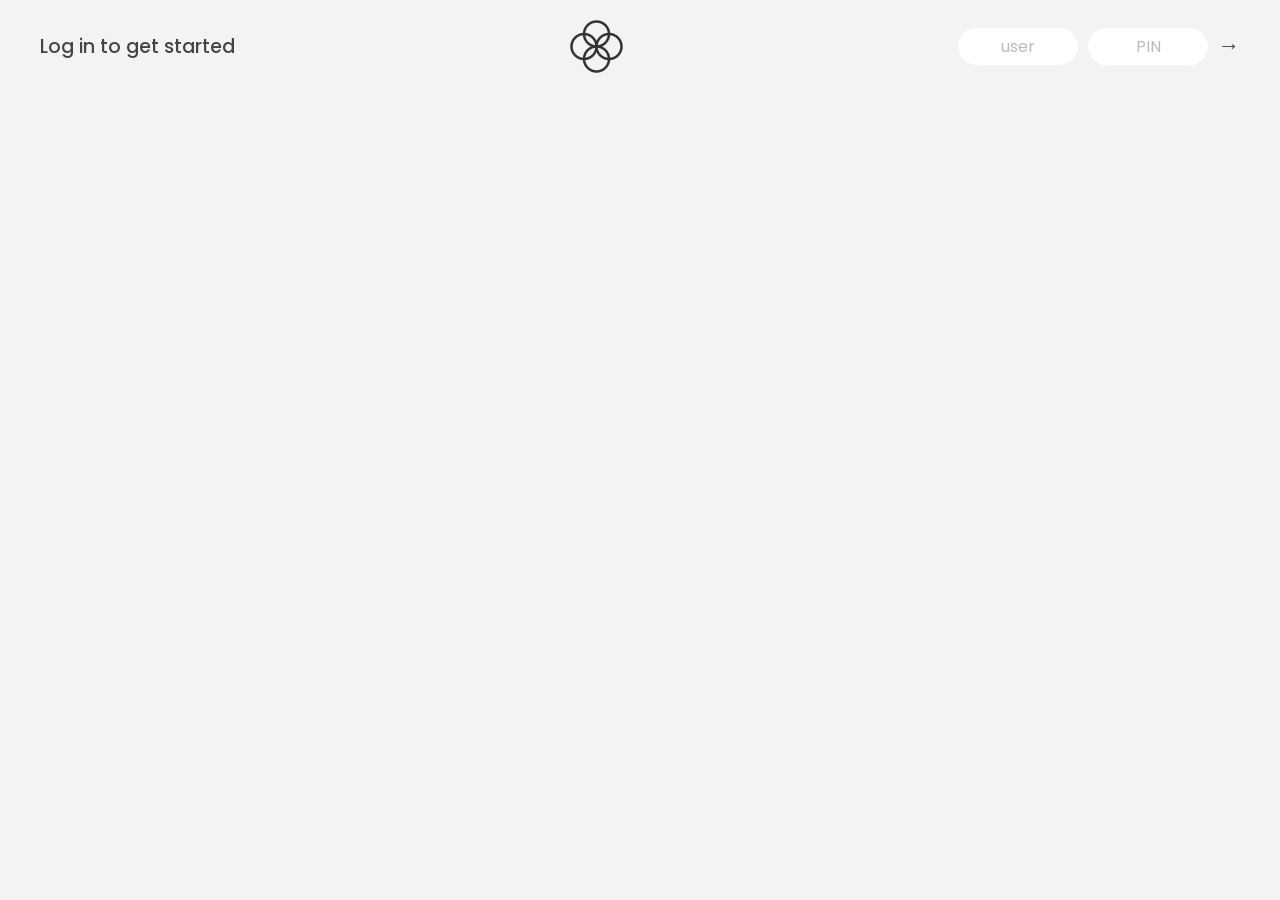
<file: app/index.html>
<!DOCTYPE html>
<html lang="en">

<head>
    <meta charset="UTF-8" />
    <meta name="viewport" content="width=device-width, initial-scale=1.0" />
    <meta http-equiv="X-UA-Compatible" content="ie=edge" />
    <link rel="shortcut icon" type="image/png" href="/icon.png" />

    <link href="https://fonts.googleapis.com/css?family=Poppins:400,500,600&display=swap" rel="stylesheet" />

    <link rel="stylesheet" href="style.css" />
    <title>Titles</title>
</head>

<body>
    <!-- TOP NAVIGATION -->
    <nav>
        <p class="welcome">Log in to get started</p>
        <img src="logo.png" alt="Logo" class="logo" />
        <form class="login">
            <input type="text" placeholder="user" class="login__input login__input--user" />
            <!-- In practice, use type="password" -->
            <input type="text" placeholder="PIN" maxlength="4" class="login__input login__input--pin" />
            <button class="login__btn">&rarr;</button>
        </form>
    </nav>

    <main class="app">
        <!-- BALANCE -->
        <div class="balance">
            <div>
                <p class="balance__label">Current balance</p>
                <p class="balance__date">
                    As of <span class="date">05/03/2037</span>
                </p>
            </div>
            <p class="balance__value">0000€</p>
        </div>

        <!-- MOVEMENTS -->
        <div class="movements">
            <div class="movements__row">
                <div class="movements__type movements__type--deposit">2 deposit</div>
                <div class="movements__date">3 days ago</div>
                <div class="movements__value">4 000€</div>
            </div>
            <div class="movements__row">
                <div class="movements__type movements__type--withdrawal">
                    1 withdrawal
                </div>
                <div class="movements__date">24/01/2037</div>
                <div class="movements__value">-378€</div>
            </div>
        </div>

        <!-- SUMMARY -->
        <div class="summary">
            <p class="summary__label">In</p>
            <p class="summary__value summary__value--in">0000€</p>
            <p class="summary__label">Out</p>
            <p class="summary__value summary__value--out">0000€</p>
            <p class="summary__label">Interest</p>
            <p class="summary__value summary__value--interest">0000€</p>
            <button class="btn--sort">&downarrow; SORT</button>
        </div>

        <!-- OPERATION: TRANSFERS -->
        <div class="operation operation--transfer">
            <h2>Transfer money</h2>
            <form class="form form--transfer">
                <input type="text" class="form__input form__input--to" />
                <input type="number" class="form__input form__input--amount" />
                <button class="form__btn form__btn--transfer">&rarr;</button>
                <label class="form__label">Transfer to</label>
                <label class="form__label">Amount</label>
            </form>
        </div>

        <!-- OPERATION: LOAN -->
        <div class="operation operation--loan">
            <h2>Request loan</h2>
            <form class="form form--loan">
                <input type="number" class="form__input form__input--loan-amount" />
                <button class="form__btn form__btn--loan">&rarr;</button>
                <label class="form__label form__label--loan">Amount</label>
            </form>
        </div>

        <!-- OPERATION: CLOSE -->
        <div class="operation operation--close">
            <h2>Close account</h2>
            <form class="form form--close">
                <input type="text" class="form__input form__input--user" />
                <input type="password" maxlength="6" class="form__input form__input--pin" />
                <button class="form__btn form__btn--close">&rarr;</button>
                <label class="form__label">Confirm user</label>
                <label class="form__label">Confirm PIN</label>
            </form>
        </div>

        <!-- LOGOUT TIMER -->
        <p class="logout-timer">
            You will be logged out in <span class="timer">05:00</span>
        </p>
    </main>

    <!-- <footer>
      &copy; by Jonas Schmedtmann. Don't claim as your own :)
    </footer> -->

    <script src="script.js"></script>
</body>

</html>
</file>
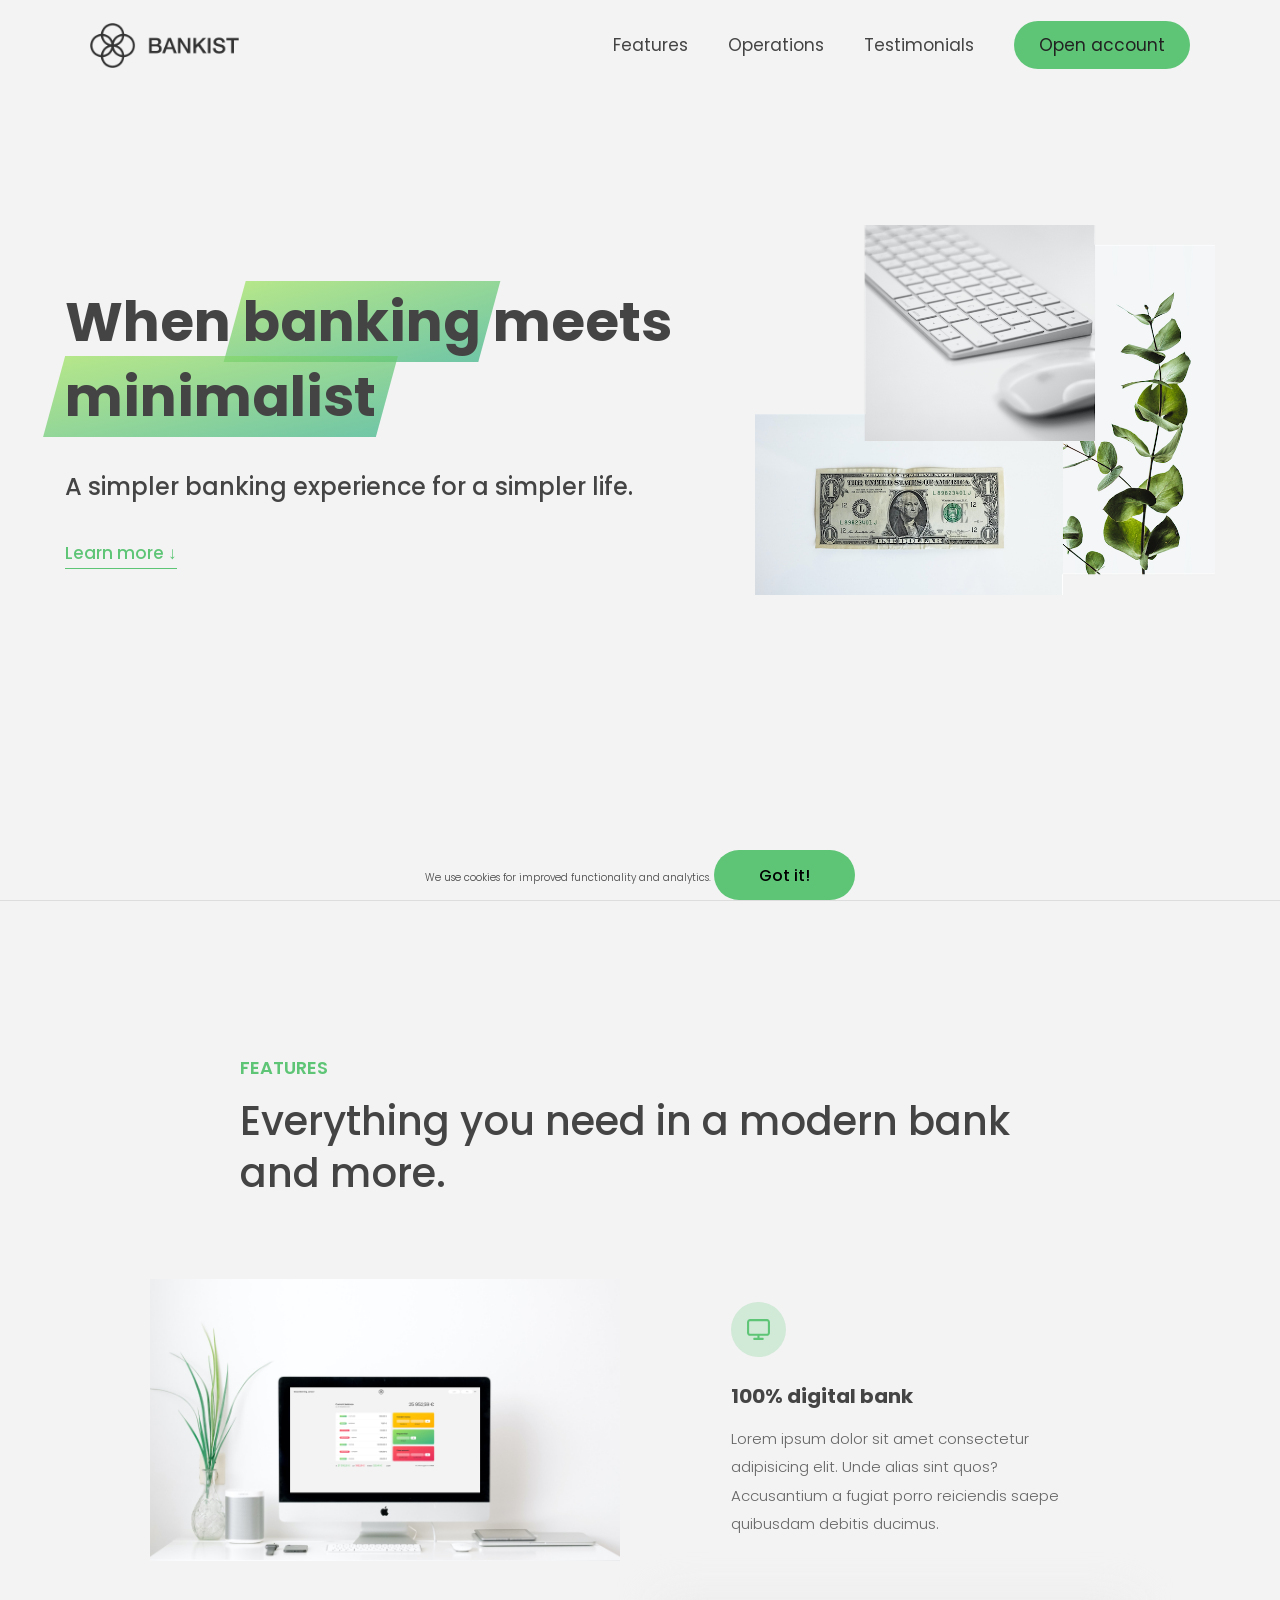
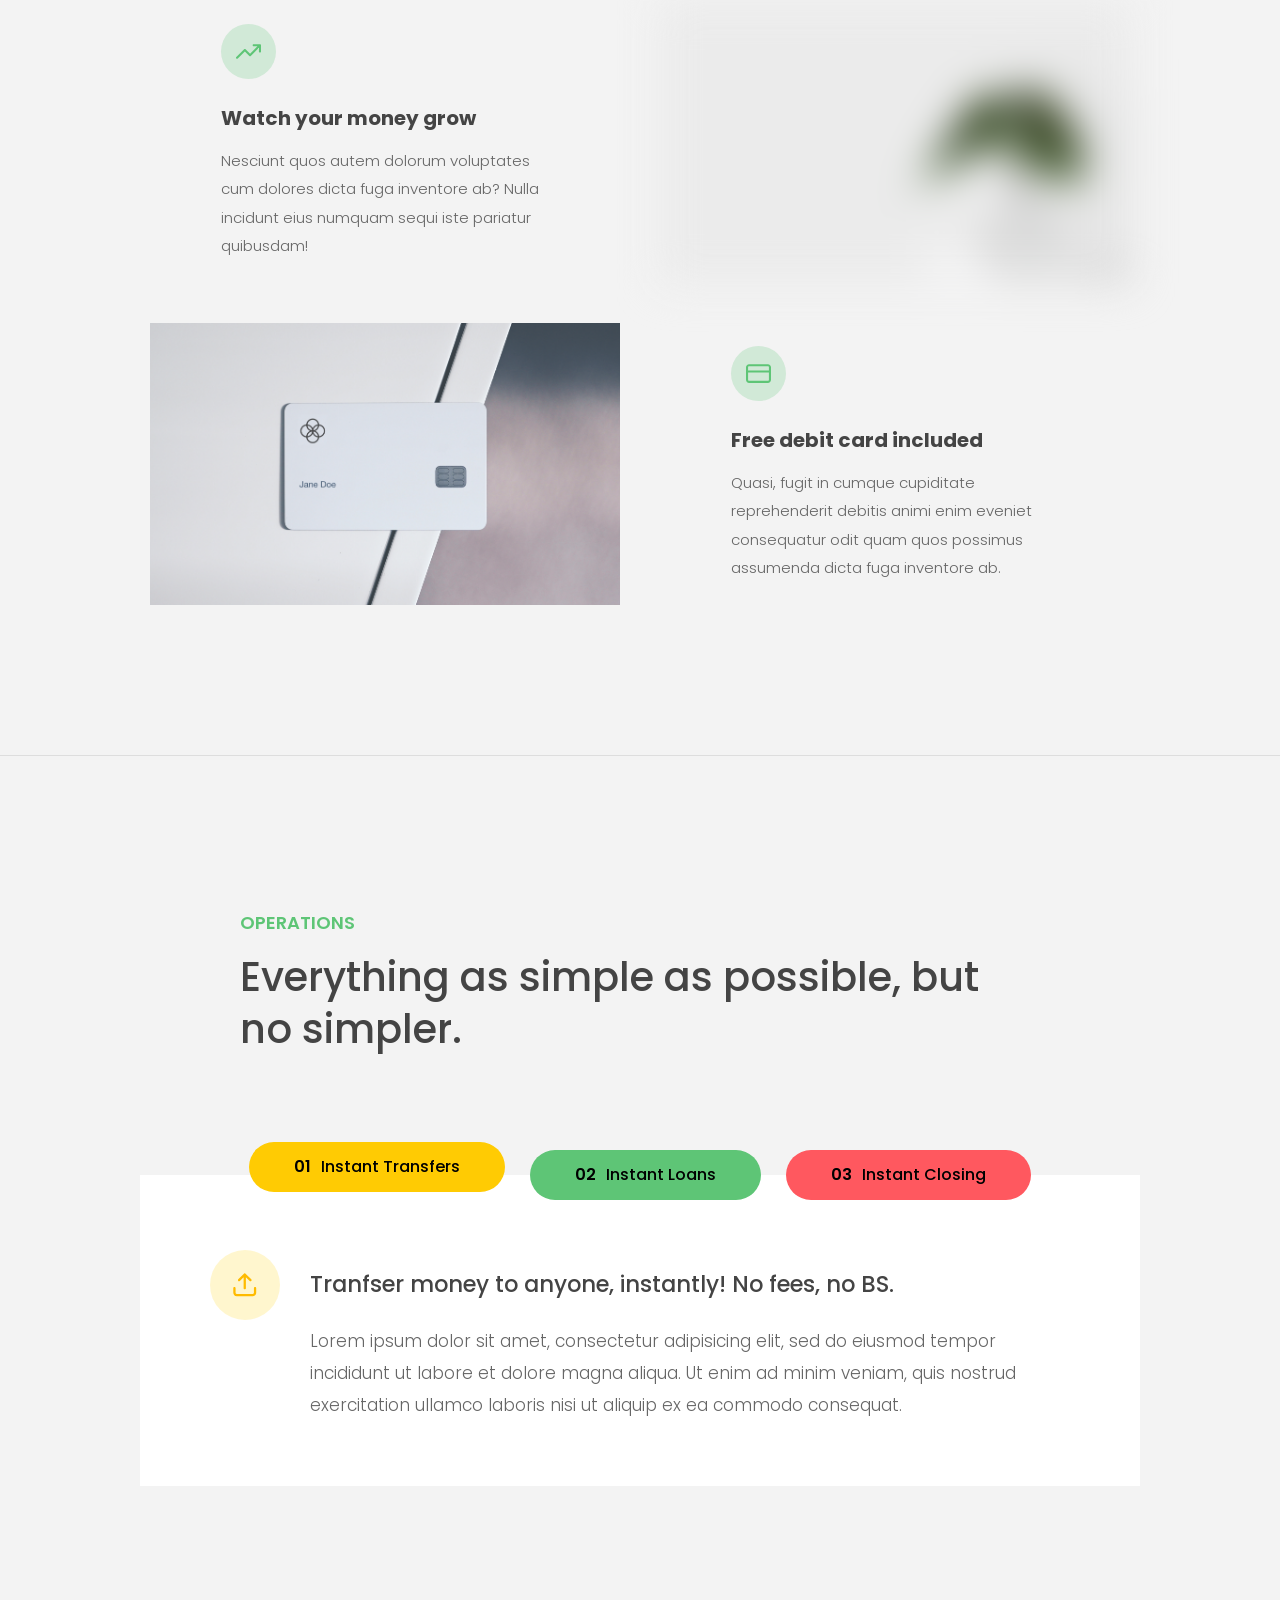
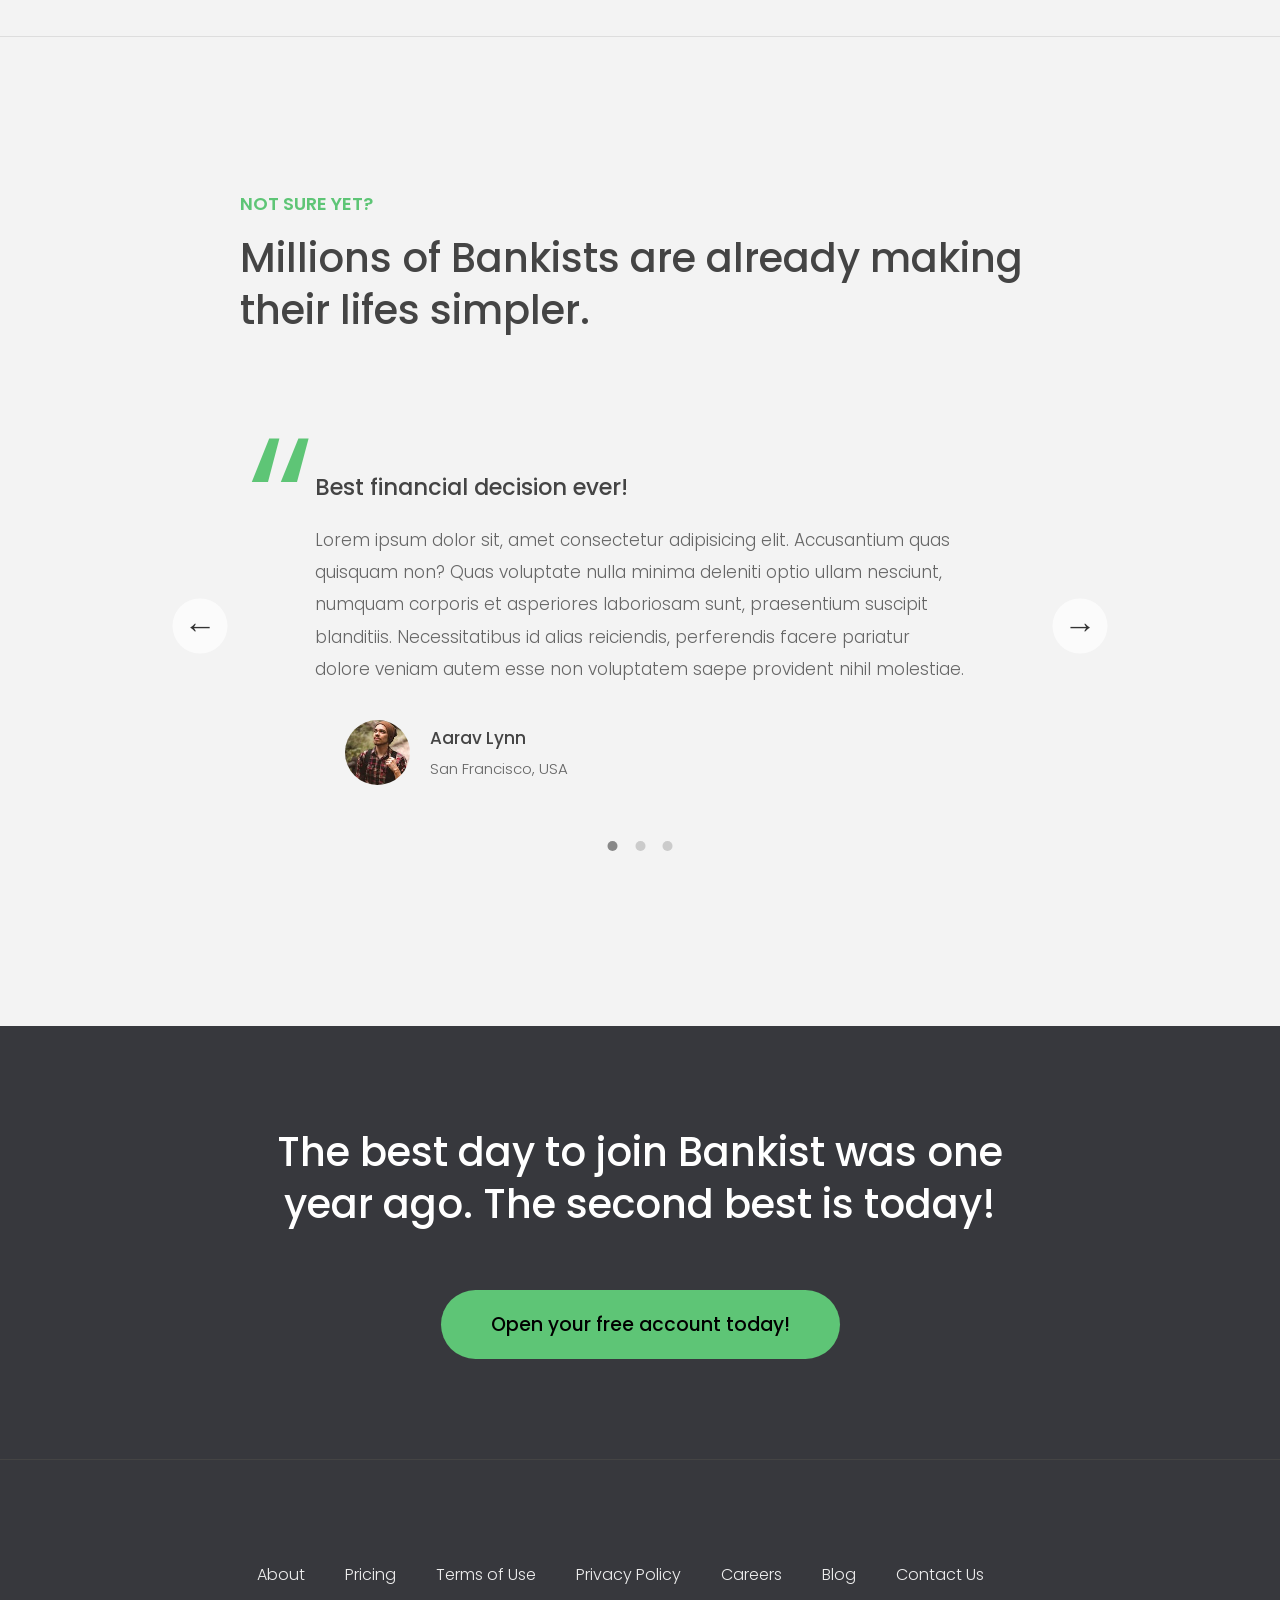
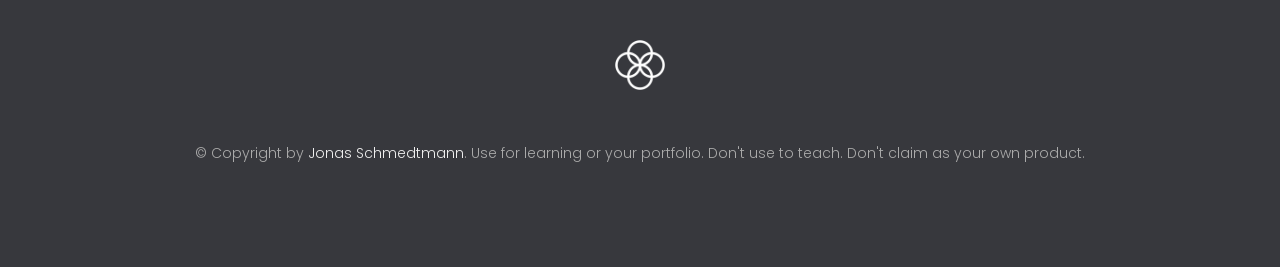
<file: homepage/index.html>
<!DOCTYPE html>
<html lang="en">

<head>
    <meta charset="UTF-8" />
    <meta name="viewport" content="width=device-width, initial-scale=1.0" />
    <meta http-equiv="X-UA-Compatible" content="ie=edge" />
    <link rel="shortcut icon" type="image/png" href="img/icon.png" />

    <link href="https://fonts.googleapis.com/css?family=Poppins:300,400,500,600&display=swap" rel="stylesheet" />
    <link rel="stylesheet" href="styles.css" />
    <title>Bankist | When Banking meets Minimalist</title>
</head>

<body>
    <header class="header">
        <nav class="nav">
            <img src="img/logo.png" alt="Bankist logo" class="nav__logo" id="logo" />
            <ul class="nav__links">
                <li class="nav__item">
                    <a class="nav__link" href="#section--1">Features</a>
                </li>
                <li class="nav__item">
                    <a class="nav__link" href="#section--2">Operations</a>
                </li>
                <li class="nav__item">
                    <a class="nav__link" href="#section--3">Testimonials</a>
                </li>
                <li class="nav__item">
                    <a class="nav__link nav__link--btn btn--show-modal" href="#">Open account</a>
                </li>
            </ul>
        </nav>

        <div class="header__title">
            <h1>
                When
                <!-- Green highlight effect -->
                <span class="highlight">banking</span>
                meets<br />
                <span class="highlight">minimalist</span>
            </h1>
            <h4>A simpler banking experience for a simpler life.</h4>
            <button class="btn--text btn--scroll-to">Learn more &DownArrow;</button>
            <img src="img/hero.png" class="header__img" alt="Minimalist bank items" />
        </div>
    </header>

    <section class="section" id="section--1">
        <div class="section__title">
            <h2 class="section__description">Features</h2>
            <h3 class="section__header">
                Everything you need in a modern bank and more.
            </h3>
        </div>

        <div class="features">
            <img src="img/digital-lazy.jpg" data-src="img/digital.jpg" alt="Computer" class="features__img lazy-img" />
            <div class="features__feature">
                <div class="features__icon">
                    <svg>
                        <use xlink:href="img/icons.svg#icon-monitor"></use>
                    </svg>
                </div>
                <h5 class="features__header">100% digital bank</h5>
                <p>
                    Lorem ipsum dolor sit amet consectetur adipisicing elit. Unde alias
                    sint quos? Accusantium a fugiat porro reiciendis saepe quibusdam
                    debitis ducimus.
                </p>
            </div>

            <div class="features__feature">
                <div class="features__icon">
                    <svg>
                        <use xlink:href="img/icons.svg#icon-trending-up"></use>
                    </svg>
                </div>
                <h5 class="features__header">Watch your money grow</h5>
                <p>
                    Nesciunt quos autem dolorum voluptates cum dolores dicta fuga
                    inventore ab? Nulla incidunt eius numquam sequi iste pariatur
                    quibusdam!
                </p>
            </div>
            <img src="img/grow-lazy.jpg" data-src="img/grow.jpg" alt="Plant" class="features__img lazy-img" />

            <img src="img/card-lazy.jpg" data-src="img/card.jpg" alt="Credit card" class="features__img lazy-img" />
            <div class="features__feature">
                <div class="features__icon">
                    <svg>
                        <use xlink:href="img/icons.svg#icon-credit-card"></use>
                    </svg>
                </div>
                <h5 class="features__header">Free debit card included</h5>
                <p>
                    Quasi, fugit in cumque cupiditate reprehenderit debitis animi enim
                    eveniet consequatur odit quam quos possimus assumenda dicta fuga
                    inventore ab.
                </p>
            </div>
        </div>
    </section>

    <section class="section " id="section--2">
        <div class="section__title">
            <h2 class="section__description">Operations</h2>
            <h3 class="section__header">
                Everything as simple as possible, but no simpler.
            </h3>
        </div>

        <div class="operations">
            <div class="operations__tab-container">
                <button class="btn operations__tab operations__tab--1 operations__tab--active" data-tab="1">
                    <span>01</span>Instant Transfers
                </button>
                <button class="btn operations__tab operations__tab--2" data-tab="2">
                    <span>02</span>Instant Loans
                </button>
                <button class="btn operations__tab operations__tab--3" data-tab="3">
                    <span>03</span>Instant Closing
                </button>
            </div>
            <div class="operations__content operations__content--1 operations__content--active">
                <div class="operations__icon operations__icon--1">
                    <svg>
                        <use xlink:href="img/icons.svg#icon-upload"></use>
                    </svg>
                </div>
                <h5 class="operations__header">
                    Tranfser money to anyone, instantly! No fees, no BS.
                </h5>
                <p>
                    Lorem ipsum dolor sit amet, consectetur adipisicing elit, sed do
                    eiusmod tempor incididunt ut labore et dolore magna aliqua. Ut enim
                    ad minim veniam, quis nostrud exercitation ullamco laboris nisi ut
                    aliquip ex ea commodo consequat.
                </p>
            </div>

            <div class="operations__content operations__content--2">
                <div class="operations__icon operations__icon--2">
                    <svg>
                        <use xlink:href="img/icons.svg#icon-home"></use>
                    </svg>
                </div>
                <h5 class="operations__header">
                    Buy a home or make your dreams come true, with instant loans.
                </h5>
                <p>
                    Duis aute irure dolor in reprehenderit in voluptate velit esse
                    cillum dolore eu fugiat nulla pariatur. Excepteur sint occaecat
                    cupidatat non proident, sunt in culpa qui officia deserunt mollit
                    anim id est laborum.
                </p>
            </div>
            <div class="operations__content operations__content--3">
                <div class="operations__icon operations__icon--3">
                    <svg>
                        <use xlink:href="img/icons.svg#icon-user-x"></use>
                    </svg>
                </div>
                <h5 class="operations__header">
                    No longer need your account? No problem! Close it instantly.
                </h5>
                <p>
                    Excepteur sint occaecat cupidatat non proident, sunt in culpa qui
                    officia deserunt mollit anim id est laborum. Ut enim ad minim
                    veniam, quis nostrud exercitation ullamco laboris nisi ut aliquip ex
                    ea commodo consequat.
                </p>
            </div>
        </div>
    </section>

    <section class="section" id="section--3">
        <div class="section__title section__title--testimonials">
            <h2 class="section__description">Not sure yet?</h2>
            <h3 class="section__header">
                Millions of Bankists are already making their lifes simpler.
            </h3>
        </div>

        <div class="slider">
            <div class="slide slide--1">
                <div class="testimonial">
                    <h5 class="testimonial__header">Best financial decision ever!</h5>
                    <blockquote class="testimonial__text">
                        Lorem ipsum dolor sit, amet consectetur adipisicing elit.
                        Accusantium quas quisquam non? Quas voluptate nulla minima
                        deleniti optio ullam nesciunt, numquam corporis et asperiores
                        laboriosam sunt, praesentium suscipit blanditiis. Necessitatibus
                        id alias reiciendis, perferendis facere pariatur dolore veniam
                        autem esse non voluptatem saepe provident nihil molestiae.
                    </blockquote>
                    <address class="testimonial__author">
                        <img src="img/user-1.jpg" alt="" class="testimonial__photo" />
                        <h6 class="testimonial__name">Aarav Lynn</h6>
                        <p class="testimonial__location">San Francisco, USA</p>
                    </address>
                </div>
            </div>

            <div class="slide slide--2">
                <div class="testimonial">
                    <h5 class="testimonial__header">
                        The last step to becoming a complete minimalist
                    </h5>
                    <blockquote class="testimonial__text">
                        Quisquam itaque deserunt ullam, quia ea repellendus provident,
                        ducimus neque ipsam modi voluptatibus doloremque, corrupti
                        laborum. Incidunt numquam perferendis veritatis neque repellendus.
                        Lorem, ipsum dolor sit amet consectetur adipisicing elit. Illo
                        deserunt exercitationem deleniti.
                    </blockquote>
                    <address class="testimonial__author">
                        <img src="img/user-2.jpg" alt="" class="testimonial__photo" />
                        <h6 class="testimonial__name">Miyah Miles</h6>
                        <p class="testimonial__location">London, UK</p>
                    </address>
                </div>
            </div>

            <div class="slide slide--3">
                <div class="testimonial">
                    <h5 class="testimonial__header">
                        Finally free from old-school banks
                    </h5>
                    <blockquote class="testimonial__text">
                        Debitis, nihil sit minus suscipit magni aperiam vel tenetur
                        incidunt commodi architecto numquam omnis nulla autem,
                        necessitatibus blanditiis modi similique quidem. Odio aliquam
                        culpa dicta beatae quod maiores ipsa minus consequatur error sunt,
                        deleniti saepe aliquid quos inventore sequi. Necessitatibus id
                        alias reiciendis, perferendis facere.
                    </blockquote>
                    <address class="testimonial__author">
                        <img src="img/user-3.jpg" alt="" class="testimonial__photo" />
                        <h6 class="testimonial__name">Francisco Gomes</h6>
                        <p class="testimonial__location">Lisbon, Portugal</p>
                    </address>
                </div>
            </div>

            <!-- <div class="slide"><img src="img/img-1.jpg" alt="Photo 1" /></div>
        <div class="slide"><img src="img/img-2.jpg" alt="Photo 2" /></div>
        <div class="slide"><img src="img/img-3.jpg" alt="Photo 3" /></div>
        <div class="slide"><img src="img/img-4.jpg" alt="Photo 4" /></div> -->
            <button class="slider__btn slider__btn--left">&larr;</button>
            <button class="slider__btn slider__btn--right">&rarr;</button>
            <div class="dots"></div>
        </div>
    </section>

    <section class="section section--sign-up">
        <div class="section__title">
            <h3 class="section__header">
                The best day to join Bankist was one year ago. The second best is
                today!
            </h3>
        </div>
        <button class="btn btn--show-modal">Open your free account today!</button>
    </section>

    <footer class="footer">
        <ul class="footer__nav">
            <li class="footer__item">
                <a class="footer__link" href="#">About</a>
            </li>
            <li class="footer__item">
                <a class="footer__link" href="#">Pricing</a>
            </li>
            <li class="footer__item">
                <a class="footer__link" href="#">Terms of Use</a>
            </li>
            <li class="footer__item">
                <a class="footer__link" href="#">Privacy Policy</a>
            </li>
            <li class="footer__item">
                <a class="footer__link" href="#">Careers</a>
            </li>
            <li class="footer__item">
                <a class="footer__link" href="#">Blog</a>
            </li>
            <li class="footer__item">
                <a class="footer__link" href="#">Contact Us</a>
            </li>
        </ul>
        <img src="img/icon.png" alt="Logo" class="footer__logo" />
        <p class="footer__copyright">
            &copy; Copyright by
            <a class="footer__link twitter-link" target="_blank" href="https://twitter.com/jonasschmedtman">Jonas
                Schmedtmann</a>. Use for learning or your portfolio. Don't use to teach. Don't claim
            as your own product.
        </p>
    </footer>

    <div class="modal hidden">
        <button class="btn--close-modal">&times;</button>
        <h2 class="modal__header">
            Open your bank account <br />
            in just <span class="highlight">5 minutes</span>
        </h2>
        <form class="modal__form">
            <label>First Name</label>
            <input type="text" />
            <label>Last Name</label>
            <input type="text" />
            <label>Email Address</label>
            <input type="email" />
            <button class="btn">Next step &rarr;</button>
        </form>
    </div>
    <div class="overlay hidden"></div>

    <script src="script.js"></script>
</body>

</html>
</file>
<file: app/style.css>
/*
 * Use this CSS to learn some intersting techniques,
 * in case you're wondering how I built the UI.
 * Have fun! 😁
 */

* {
    margin: 0;
    padding: 0;
    box-sizing: inherit;
}

html {
    font-size: 62.5%;
    box-sizing: border-box;
}

body {
    font-family: "Poppins", sans-serif;
    color: #444;
    background-color: #f3f3f3;
    height: 100vh;
    padding: 2rem;
}

nav {
    display: flex;
    justify-content: space-between;
    align-items: center;
    padding: 0 2rem;
}

.welcome {
    font-size: 1.9rem;
    font-weight: 500;
}

.logo {
    height: 5.25rem;
}

.login {
    display: flex;
}

.login__input {
    border: none;
    padding: 0.5rem 2rem;
    font-size: 1.6rem;
    font-family: inherit;
    text-align: center;
    width: 12rem;
    border-radius: 10rem;
    margin-right: 1rem;
    color: inherit;
    border: 1px solid #fff;
    transition: all 0.3s;
}

.login__input:focus {
    outline: none;
    border: 1px solid #ccc;
}

.login__input::placeholder {
    color: #bbb;
}

.login__btn {
    border: none;
    background: none;
    font-size: 2.2rem;
    color: inherit;
    cursor: pointer;
    transition: all 0.3s;
}

.login__btn:hover,
.login__btn:focus,
.btn--sort:hover,
.btn--sort:focus {
    outline: none;
    color: #777;
}

/* MAIN */
.app {
    position: relative;
    max-width: 100rem;
    margin: 4rem auto;
    display: grid;
    grid-template-columns: 4fr 3fr;
    grid-template-rows: auto repeat(3, 15rem) auto;
    gap: 2rem;

    /* NOTE This creates the fade in/out animation */
    opacity: 0;
    transition: all 1s;
}

.balance {
    grid-column: 1 / span 2;
    display: flex;
    align-items: flex-end;
    justify-content: space-between;
    margin-bottom: 2rem;
}

.balance__label {
    font-size: 2.2rem;
    font-weight: 500;
    margin-bottom: -0.2rem;
}

.balance__date {
    font-size: 1.4rem;
    color: #888;
}

.balance__value {
    font-size: 4.5rem;
    font-weight: 400;
}

/* MOVEMENTS */
.movements {
    grid-row: 2 / span 3;
    background-color: #fff;
    border-radius: 1rem;
    overflow: scroll;
}

.movements__row {
    padding: 2.25rem 4rem;
    display: flex;
    align-items: center;
    border-bottom: 1px solid #eee;
}

.movements__type {
    font-size: 1.1rem;
    text-transform: uppercase;
    font-weight: 500;
    color: #fff;
    padding: 0.1rem 1rem;
    border-radius: 10rem;
    margin-right: 2rem;
}

.movements__date {
    font-size: 1.1rem;
    text-transform: uppercase;
    font-weight: 500;
    color: #666;
}

.movements__type--deposit {
    background-image: linear-gradient(to top left, #39b385, #9be15d);
}

.movements__type--withdrawal {
    background-image: linear-gradient(to top left, #e52a5a, #ff585f);
}

.movements__value {
    font-size: 1.7rem;
    margin-left: auto;
}

/* SUMMARY */
.summary {
    grid-row: 5 / 6;
    display: flex;
    align-items: baseline;
    padding: 0 0.3rem;
    margin-top: 1rem;
}

.summary__label {
    font-size: 1.2rem;
    font-weight: 500;
    text-transform: uppercase;
    margin-right: 0.8rem;
}

.summary__value {
    font-size: 2.2rem;
    margin-right: 2.5rem;
}

.summary__value--in,
.summary__value--interest {
    color: #66c873;
}

.summary__value--out {
    color: #f5465d;
}

.btn--sort {
    margin-left: auto;
    border: none;
    background: none;
    font-size: 1.3rem;
    font-weight: 500;
    cursor: pointer;
}

/* OPERATIONS */
.operation {
    border-radius: 1rem;
    padding: 3rem 4rem;
    color: #333;
}

.operation--transfer {
    background-image: linear-gradient(to top left, #ffb003, #ffcb03);
}

.operation--loan {
    background-image: linear-gradient(to top left, #39b385, #9be15d);
}

.operation--close {
    background-image: linear-gradient(to top left, #e52a5a, #ff585f);
}

h2 {
    margin-bottom: 1.5rem;
    font-size: 1.7rem;
    font-weight: 600;
    color: #333;
}

.form {
    display: grid;
    grid-template-columns: 2.5fr 2.5fr 1fr;
    grid-template-rows: auto auto;
    gap: 0.4rem 1rem;
}

/* Exceptions for interst */
.form.form--loan {
    grid-template-columns: 2.5fr 1fr 2.5fr;
}

.form__label--loan {
    grid-row: 2;
}

/* End exceptions */

.form__input {
    width: 100%;
    border: none;
    background-color: rgba(255, 255, 255, 0.4);
    font-family: inherit;
    font-size: 1.5rem;
    text-align: center;
    color: #333;
    padding: 0.3rem 1rem;
    border-radius: 0.7rem;
    transition: all 0.3s;
}

.form__input:focus {
    outline: none;
    background-color: rgba(255, 255, 255, 0.6);
}

.form__label {
    font-size: 1.3rem;
    text-align: center;
}

.form__btn {
    border: none;
    border-radius: 0.7rem;
    font-size: 1.8rem;
    background-color: #fff;
    cursor: pointer;
    transition: all 0.3s;
}

.form__btn:focus {
    outline: none;
    background-color: rgba(255, 255, 255, 0.8);
}

.logout-timer {
    padding: 0 0.3rem;
    margin-top: 1.9rem;
    text-align: right;
    font-size: 1.25rem;
}

.timer {
    font-weight: 600;
}
</file>
<file: homepage/styles.css>
:root {
    --color-primary: #5ec576;
    --color-secondary: #ffcb03;
    --color-tertiary: #ff585f;
    --color-primary-darker: #4bbb7d;
    --color-secondary-darker: #ffbb00;
    --color-tertiary-darker: #fd424b;
    --color-primary-opacity: #5ec5763a;
    --color-secondary-opacity: #ffcd0331;
    --color-tertiary-opacity: #ff58602d;
    --gradient-primary: linear-gradient(to top left, #39b385, #9be15d);
    --gradient-secondary: linear-gradient(to top left, #ffb003, #ffcb03);
}

* {
    margin: 0;
    padding: 0;
    box-sizing: inherit;
}

html {
    font-size: 62.5%;
    box-sizing: border-box;
}

body {
    font-family: 'Poppins', sans-serif;
    font-weight: 300;
    color: #444;
    line-height: 1.9;
    background-color: #f3f3f3;
}

/* GENERAL ELEMENTS */
.section {
    padding: 15rem 3rem;
    border-top: 1px solid #ddd;

    transition: transform 1s, opacity 1s;
}

.section--hidden {
    opacity: 0;
    transform: translateY(8rem);
}

.section__title {
    max-width: 80rem;
    margin: 0 auto 8rem auto;
}

.section__description {
    font-size: 1.8rem;
    font-weight: 600;
    text-transform: uppercase;
    color: var(--color-primary);
    margin-bottom: 1rem;
}

.section__header {
    font-size: 4rem;
    line-height: 1.3;
    font-weight: 500;
}

.btn {
    display: inline-block;
    background-color: var(--color-primary);
    font-size: 1.6rem;
    font-family: inherit;
    font-weight: 500;
    border: none;
    padding: 1.25rem 4.5rem;
    border-radius: 10rem;
    cursor: pointer;
    transition: all 0.3s;
}

.btn:hover {
    background-color: var(--color-primary-darker);
}

.btn--text {
    display: inline-block;
    background: none;
    font-size: 1.7rem;
    font-family: inherit;
    font-weight: 500;
    color: var(--color-primary);
    border: none;
    border-bottom: 1px solid currentColor;
    padding-bottom: 2px;
    cursor: pointer;
    transition: all 0.3s;
}

p {
    color: #666;
}

/* This is BAD for accessibility! Don't do in the real world! */
button:focus {
    outline: none;
}

img {
    transition: filter 0.5s;
}

.lazy-img {
    filter: blur(20px);
}

/* NAVIGATION */
.nav {
    display: flex;
    justify-content: space-between;
    align-items: center;
    height: 9rem;
    width: 100%;
    padding: 0 6rem;
    z-index: 100;
}

/* nav and stickly class at the same time */
.nav.sticky {
    position: fixed;
    background-color: rgba(255, 255, 255, 0.95);
}

.nav__logo {
    height: 4.5rem;
    transition: all 0.3s;
}

.nav__links {
    display: flex;
    align-items: center;
    list-style: none;
}

.nav__item {
    margin-left: 4rem;
}

.nav__link:link,
.nav__link:visited {
    font-size: 1.7rem;
    font-weight: 400;
    color: inherit;
    text-decoration: none;
    display: block;
    transition: all 0.3s;
}

.nav__link--btn:link,
.nav__link--btn:visited {
    padding: 0.8rem 2.5rem;
    border-radius: 3rem;
    background-color: var(--color-primary);
    color: #222;
}

.nav__link--btn:hover,
.nav__link--btn:active {
    color: inherit;
    background-color: var(--color-primary-darker);
    color: #333;
}

/* HEADER */
.header {
    padding: 0 3rem;
    height: 100vh;
    display: flex;
    flex-direction: column;
    align-items: center;
}

.header__title {
    flex: 1;

    max-width: 115rem;
    display: grid;
    grid-template-columns: 3fr 2fr;
    row-gap: 3rem;
    align-content: center;
    justify-content: center;

    align-items: start;
    justify-items: start;
}

h1 {
    font-size: 5.5rem;
    line-height: 1.35;
}

h4 {
    font-size: 2.4rem;
    font-weight: 500;
}

.header__img {
    width: 100%;
    grid-column: 2 / 3;
    grid-row: 1 / span 4;
    transform: translateY(-6rem);
}

.highlight {
    position: relative;
}

.highlight::after {
    display: block;
    content: '';
    position: absolute;
    bottom: 0;
    left: 0;
    height: 100%;
    width: 100%;
    z-index: -1;
    opacity: 0.7;
    transform: scale(1.07, 1.05) skewX(-15deg);
    background-image: var(--gradient-primary);
}

/* FEATURES */
.features {
    display: grid;
    grid-template-columns: 1fr 1fr;
    gap: 4rem;
    margin: 0 12rem;
}

.features__img {
    width: 100%;
}

.features__feature {
    align-self: center;
    justify-self: center;
    width: 70%;
    font-size: 1.5rem;
}

.features__icon {
    display: flex;
    align-items: center;
    justify-content: center;
    background-color: var(--color-primary-opacity);
    height: 5.5rem;
    width: 5.5rem;
    border-radius: 50%;
    margin-bottom: 2rem;
}

.features__icon svg {
    height: 2.5rem;
    width: 2.5rem;
    fill: var(--color-primary);
}

.features__header {
    font-size: 2rem;
    margin-bottom: 1rem;
}

/* OPERATIONS */
.operations {
    max-width: 100rem;
    margin: 12rem auto 0 auto;

    background-color: #fff;
}

.operations__tab-container {
    display: flex;
    justify-content: center;
}

.operations__tab {
    margin-right: 2.5rem;
    transform: translateY(-50%);
}

.operations__tab span {
    margin-right: 1rem;
    font-weight: 600;
    display: inline-block;
}

.operations__tab--1 {
    background-color: var(--color-secondary);
}

.operations__tab--1:hover {
    background-color: var(--color-secondary-darker);
}

.operations__tab--3 {
    background-color: var(--color-tertiary);
    margin: 0;
}

.operations__tab--3:hover {
    background-color: var(--color-tertiary-darker);
}

.operations__tab--active {
    transform: translateY(-66%);
}

.operations__content {
    display: none;

    /* JUST PRESENTATIONAL */
    font-size: 1.7rem;
    padding: 2.5rem 7rem 6.5rem 7rem;
}

.operations__content--active {
    display: grid;
    grid-template-columns: 7rem 1fr;
    column-gap: 3rem;
    row-gap: 0.5rem;
}

.operations__header {
    font-size: 2.25rem;
    font-weight: 500;
    align-self: center;
}

.operations__icon {
    display: flex;
    align-items: center;
    justify-content: center;
    height: 7rem;
    width: 7rem;
    border-radius: 50%;
}

.operations__icon svg {
    height: 2.75rem;
    width: 2.75rem;
}

.operations__content p {
    grid-column: 2;
}

.operations__icon--1 {
    background-color: var(--color-secondary-opacity);
}

.operations__icon--2 {
    background-color: var(--color-primary-opacity);
}

.operations__icon--3 {
    background-color: var(--color-tertiary-opacity);
}

.operations__icon--1 svg {
    fill: var(--color-secondary-darker);
}

.operations__icon--2 svg {
    fill: var(--color-primary);
}

.operations__icon--3 svg {
    fill: var(--color-tertiary);
}

/* SLIDER */
.slider {
    max-width: 100rem;
    height: 50rem;
    margin: 0 auto;
    position: relative;

    /* IN THE END */
    overflow: hidden;
}

.slide {
    position: absolute;
    top: 0;
    width: 100%;
    height: 50rem;

    display: flex;
    align-items: center;
    justify-content: center;

    /* THIS creates the animation! */
    transition: transform 1s;
}

.slide>img {
    /* Only for images that have different size than slide */
    width: 100%;
    height: 100%;
    object-fit: cover;
}

.slider__btn {
    position: absolute;
    top: 50%;
    z-index: 10;

    border: none;
    background: rgba(255, 255, 255, 0.7);
    font-family: inherit;
    color: #333;
    border-radius: 50%;
    height: 5.5rem;
    width: 5.5rem;
    font-size: 3.25rem;
    cursor: pointer;
}

.slider__btn--left {
    left: 6%;
    transform: translate(-50%, -50%);
}

.slider__btn--right {
    right: 6%;
    transform: translate(50%, -50%);
}

.dots {
    position: absolute;
    bottom: 5%;
    left: 50%;
    transform: translateX(-50%);
    display: flex;
}

.dots__dot {
    border: none;
    background-color: #b9b9b9;
    opacity: 0.7;
    height: 1rem;
    width: 1rem;
    border-radius: 50%;
    margin-right: 1.75rem;
    cursor: pointer;
    transition: all 0.5s;

    /* Only necessary when overlying images */
    /* box-shadow: 0 0.6rem 1.5rem rgba(0, 0, 0, 0.7); */
}

.dots__dot:last-child {
    margin: 0;
}

.dots__dot--active {
    /* background-color: #fff; */
    background-color: #888;
    opacity: 1;
}

/* TESTIMONIALS */
.testimonial {
    width: 65%;
    position: relative;
}

.testimonial::before {
    content: '\201C';
    position: absolute;
    top: -5.7rem;
    left: -6.8rem;
    line-height: 1;
    font-size: 20rem;
    font-family: inherit;
    color: var(--color-primary);
    z-index: -1;
}

.testimonial__header {
    font-size: 2.25rem;
    font-weight: 500;
    margin-bottom: 1.5rem;
}

.testimonial__text {
    font-size: 1.7rem;
    margin-bottom: 3.5rem;
    color: #666;
}

.testimonial__author {
    margin-left: 3rem;
    font-style: normal;

    display: grid;
    grid-template-columns: 6.5rem 1fr;
    column-gap: 2rem;
}

.testimonial__photo {
    grid-row: 1 / span 2;
    width: 6.5rem;
    border-radius: 50%;
}

.testimonial__name {
    font-size: 1.7rem;
    font-weight: 500;
    align-self: end;
    margin: 0;
}

.testimonial__location {
    font-size: 1.5rem;
}

.section__title--testimonials {
    margin-bottom: 4rem;
}

/* SIGNUP */
.section--sign-up {
    background-color: #37383d;
    border-top: none;
    border-bottom: 1px solid #444;
    text-align: center;
    padding: 10rem 3rem;
}

.section--sign-up .section__header {
    color: #fff;
    text-align: center;
}

.section--sign-up .section__title {
    margin-bottom: 6rem;
}

.section--sign-up .btn {
    font-size: 1.9rem;
    padding: 2rem 5rem;
}

/* FOOTER */
.footer {
    padding: 10rem 3rem;
    background-color: #37383d;
}

.footer__nav {
    list-style: none;
    display: flex;
    justify-content: center;
    margin-bottom: 5rem;
}

.footer__item {
    margin-right: 4rem;
}

.footer__link {
    font-size: 1.6rem;
    color: #eee;
    text-decoration: none;
}

.footer__logo {
    height: 5rem;
    display: block;
    margin: 0 auto;
    margin-bottom: 5rem;
}

.footer__copyright {
    font-size: 1.4rem;
    color: #aaa;
    text-align: center;
}

.footer__copyright .footer__link {
    font-size: 1.4rem;
}

/* MODAL WINDOW */
.modal {
    position: fixed;
    top: 50%;
    left: 50%;
    transform: translate(-50%, -50%);
    max-width: 60rem;
    background-color: #f3f3f3;
    padding: 5rem 6rem;
    box-shadow: 0 4rem 6rem rgba(0, 0, 0, 0.3);
    z-index: 1000;
    transition: all 0.5s;
}

.overlay {
    position: fixed;
    top: 0;
    left: 0;
    width: 100%;
    height: 100%;
    background-color: rgba(0, 0, 0, 0.5);
    backdrop-filter: blur(4px);
    z-index: 100;
    transition: all 0.5s;
}

.modal__header {
    font-size: 3.25rem;
    margin-bottom: 4.5rem;
    line-height: 1.5;
}

.modal__form {
    margin: 0 3rem;
    display: grid;
    grid-template-columns: 1fr 2fr;
    align-items: center;
    gap: 2.5rem;
}

.modal__form label {
    font-size: 1.7rem;
    font-weight: 500;
}

.modal__form input {
    font-size: 1.7rem;
    padding: 1rem 1.5rem;
    border: 1px solid #ddd;
    border-radius: 0.5rem;
}

.modal__form button {
    grid-column: 1 / span 2;
    justify-self: center;
    margin-top: 1rem;
}

.btn--close-modal {
    font-family: inherit;
    color: inherit;
    position: absolute;
    top: 0.5rem;
    right: 2rem;
    font-size: 4rem;
    cursor: pointer;
    border: none;
    background: none;
}

.hidden {
    visibility: hidden;
    opacity: 0;
}

/* COOKIE MESSAGE */
.cookie-message {
    display: flex;
    align-items: center;
    justify-content: space-evenly;
    width: 100%;
    background-color: white;
    color: #bbb;
    font-size: 1.5rem;
    font-weight: 400;
}
</file>
